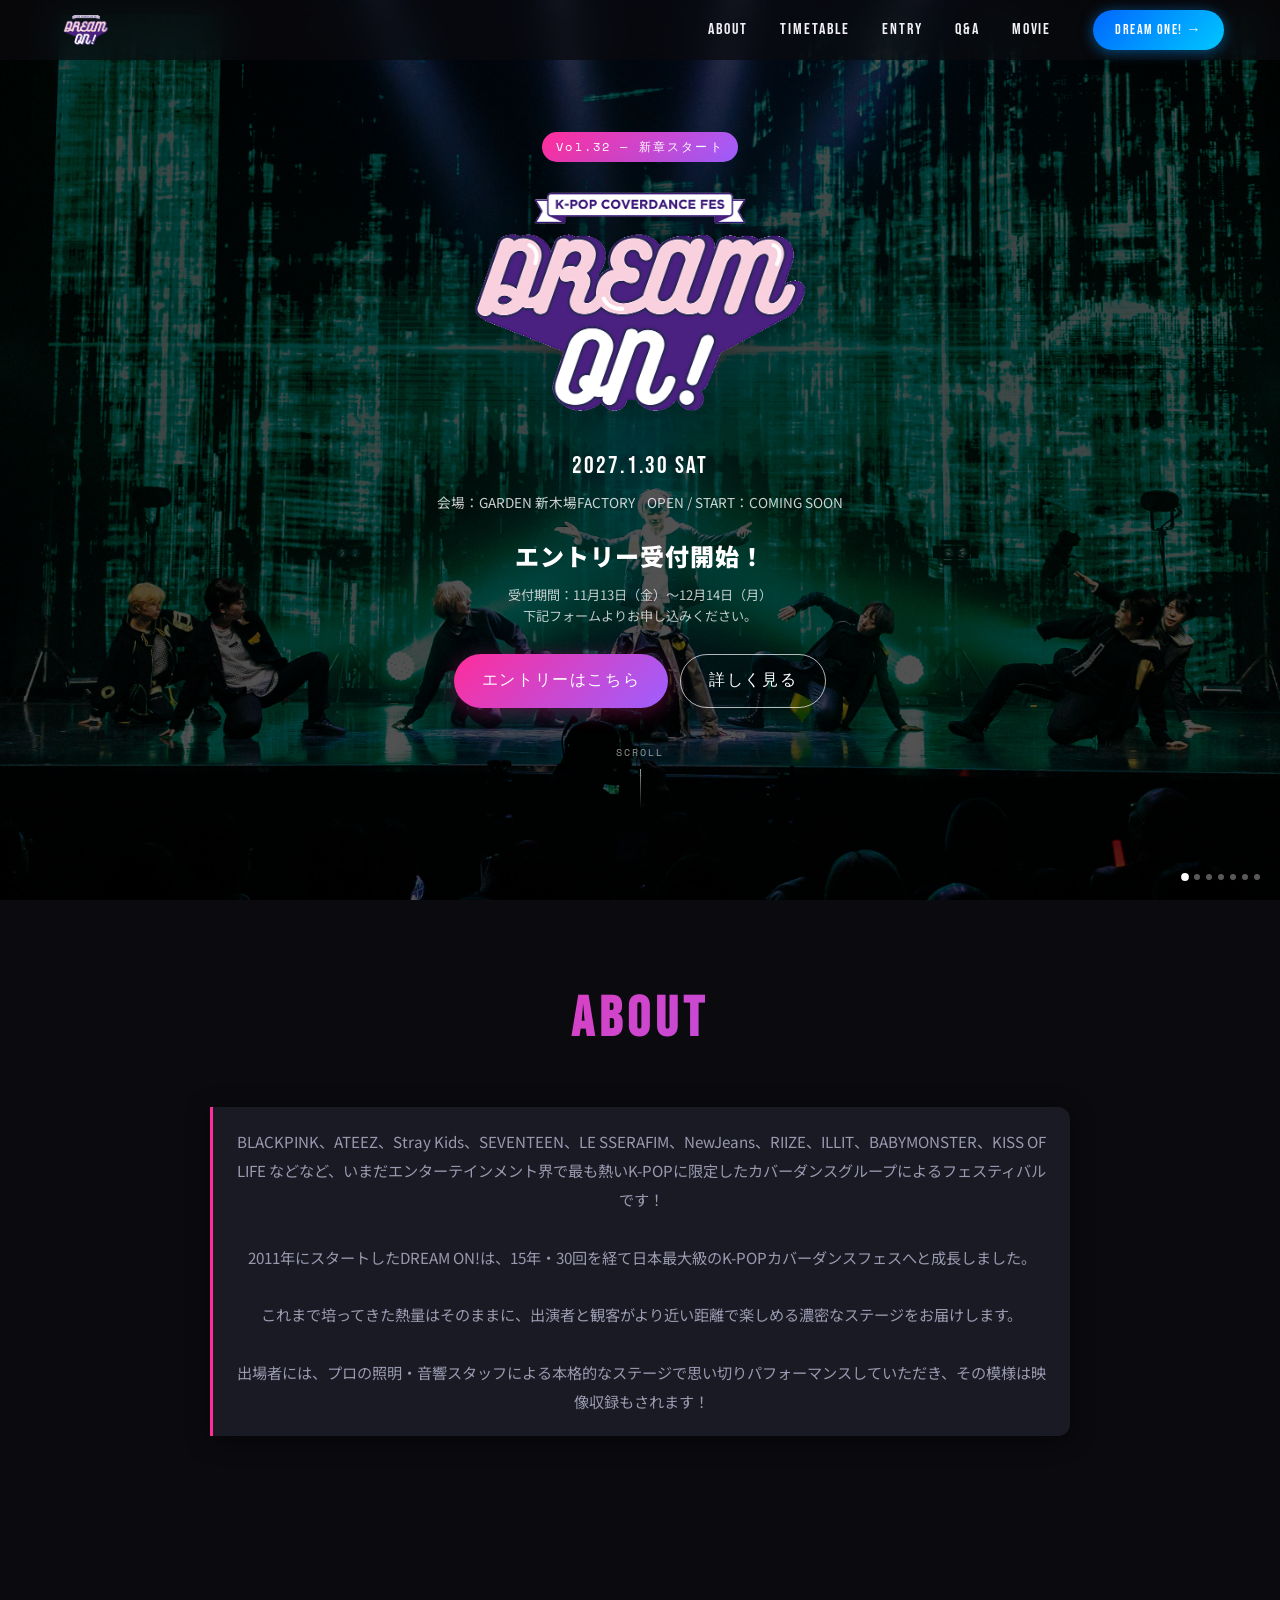
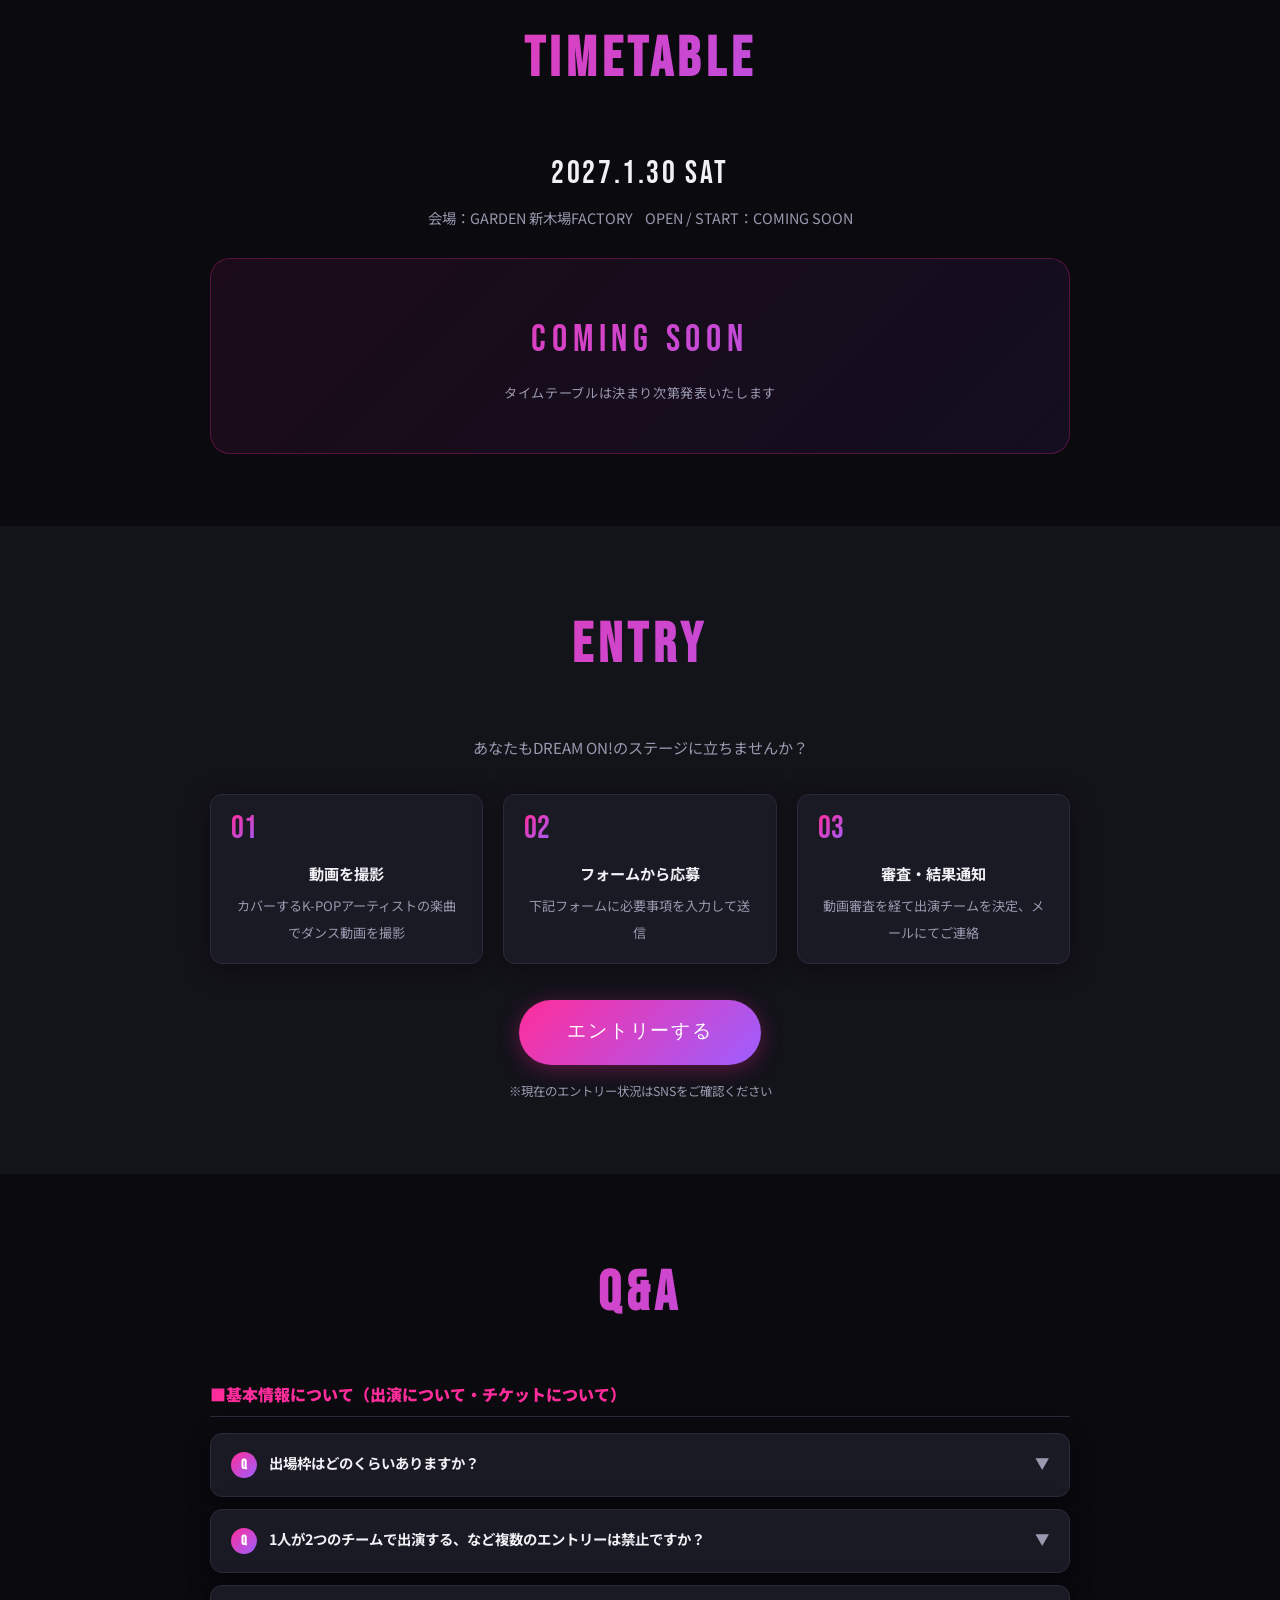
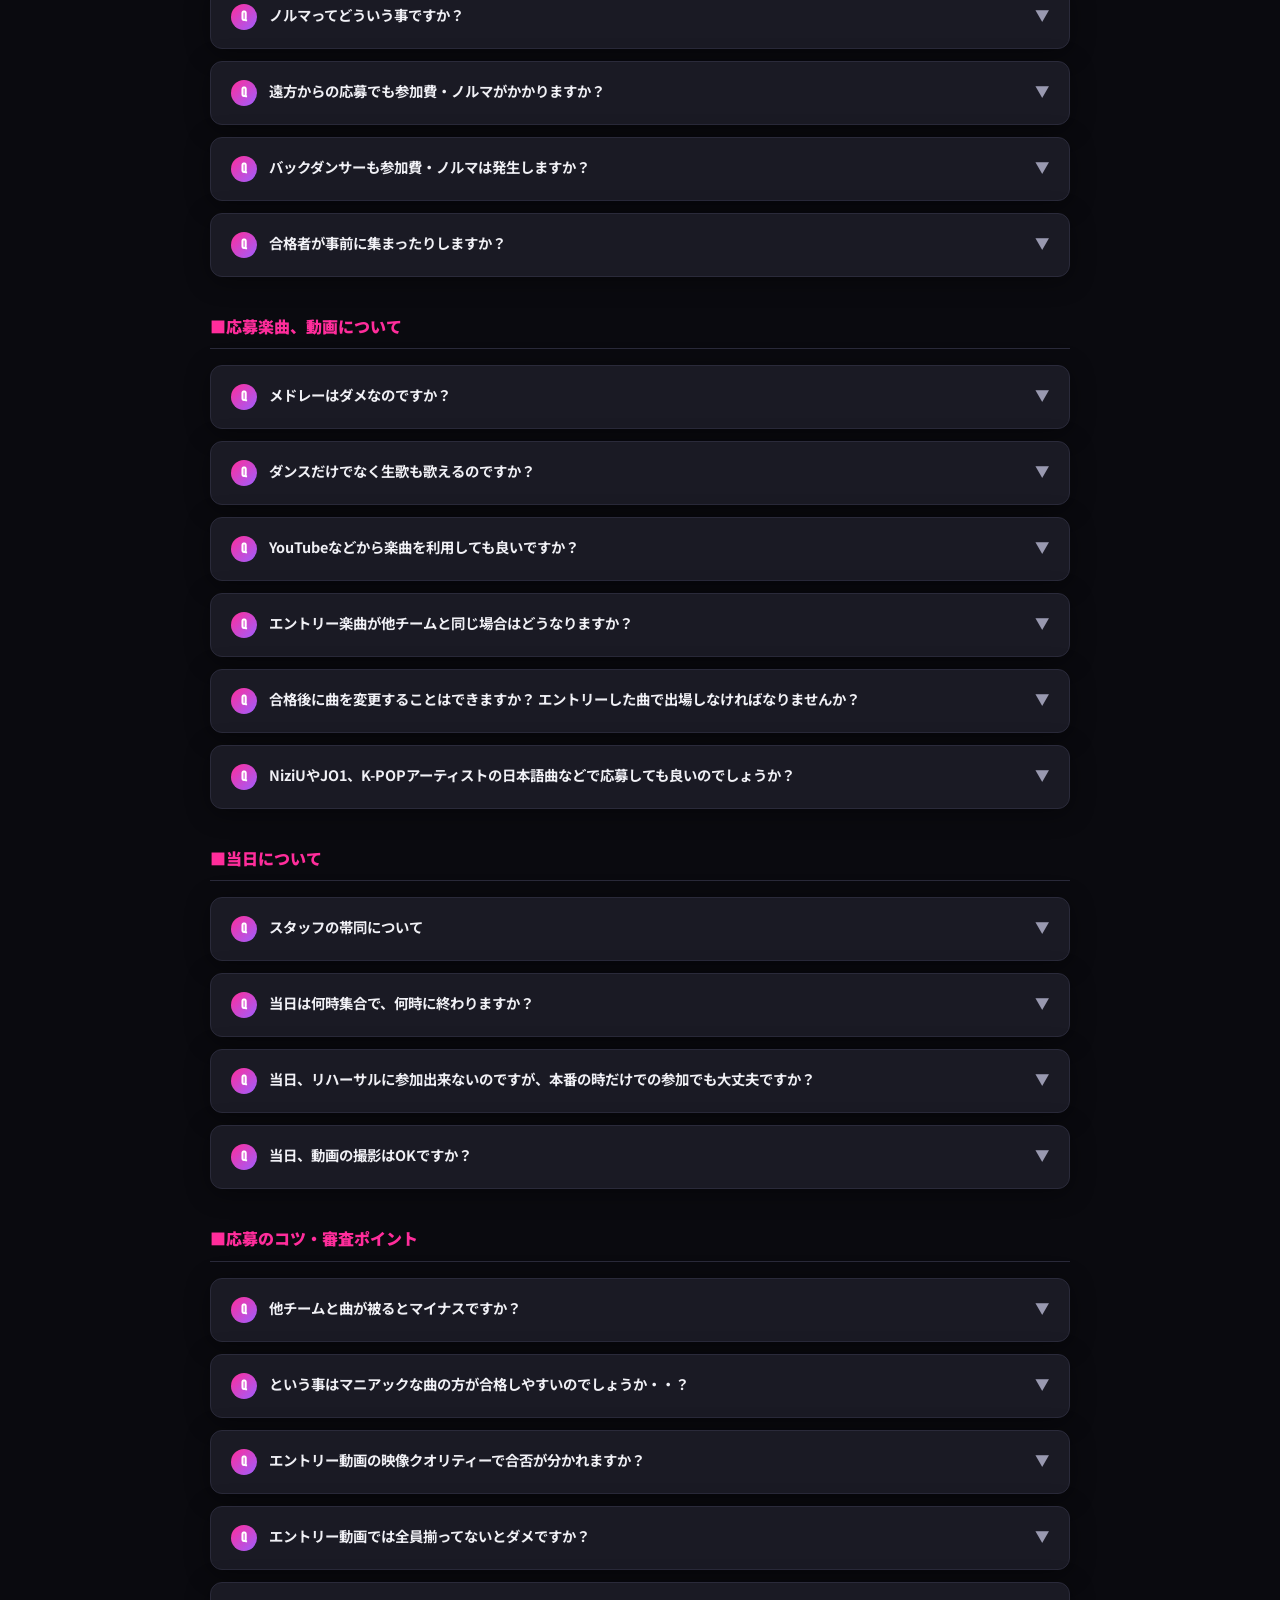
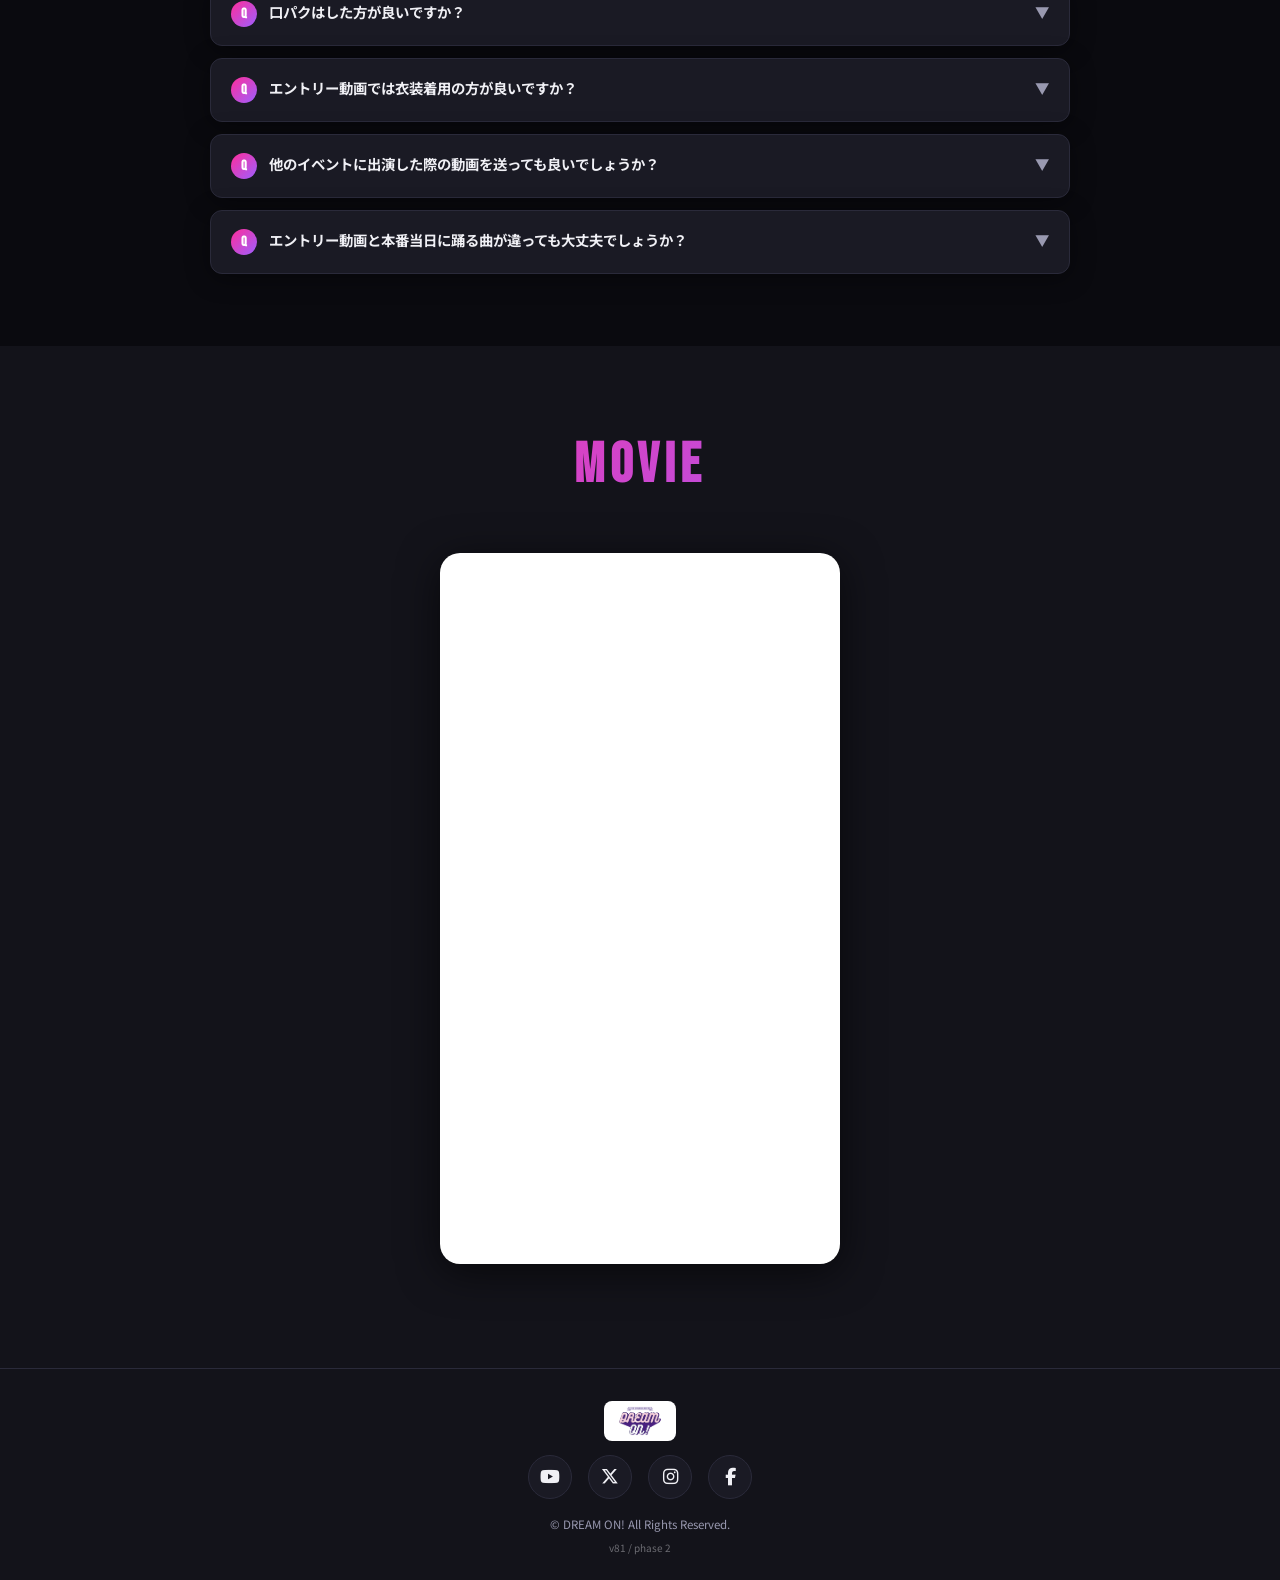
<file: index.html>
<!-- ============================================
     FILE TYPE : HTML
     SITE      : DREAM ON! (ドリオン)
     VERSION   : 81
============================================ -->
<!DOCTYPE html>
<html lang="ja">
<head>
  <meta charset="UTF-8" />
  <meta name="viewport" content="width=device-width, initial-scale=1.0" />
  <title>DREAM ON! – K-POP COVER DANCE FES</title>
  <meta name="description" content="K-POP COVER DANCE FES「DREAM ON!」は東京で開催されるK-POPカバーダンスの祭典です。" />
  <meta property="og:title" content="DREAM ON! – K-POP COVER DANCE FES" />
  <meta property="og:type" content="website" />
  <link rel="preconnect" href="https://fonts.googleapis.com" />
  <link rel="preconnect" href="https://fonts.gstatic.com" crossorigin />
  <link href="https://fonts.googleapis.com/css2?family=Bebas+Neue&family=Noto+Sans+JP:wght@400;700;900&family=Space+Mono:wght@400;700&display=swap" rel="stylesheet" />
  <link rel="stylesheet" href="https://cdnjs.cloudflare.com/ajax/libs/font-awesome/6.5.0/css/all.min.css" />
  <link rel="stylesheet" href="style.css?v=77" />
</head>
<body>
  <!-- Smooth transparency at the silhouette only; never blur logo colors/text. -->
  <svg width="0" height="0" aria-hidden="true" focusable="false" style="position:absolute;pointer-events:none">
    <defs>
      <filter id="logo-edge-soften" x="-5%" y="-5%" width="110%" height="110%" color-interpolation-filters="sRGB">
        <feGaussianBlur in="SourceAlpha" stdDeviation="0.6" result="softEdge" />
        <feComposite in="SourceGraphic" in2="softEdge" operator="in" />
      </filter>
    </defs>
  </svg>

  <header class="site-header" id="site-header">
    <div class="header-inner">
      <a href="#top" class="logo">
        <img src="images/logo.png"
             onerror="this.style.display='none';this.nextElementSibling.style.display='block';"
             alt="DREAM ON!" class="logo-img" />
        <span class="logo-text" style="display:none">DREAM ON!</span>
      </a>
      <a href="dreamone/index.html" class="site-switch-btn site-switch-btn--one">DREAM ONE! →</a>
      <nav class="global-nav" id="global-nav">
        <ul id="nav-list"></ul>
      </nav>
      <button class="hamburger" id="hamburger" aria-label="メニューを開く">
        <span></span><span></span><span></span>
      </button>
    </div>
  </header>

  <section class="hero" id="top">
    <div class="hero-slider" id="hero-slider"></div>
    <div class="hero-overlay"></div>
    <div class="hero-content">
      <div class="hero-vol-badge" id="hero-vol-badge"></div>
      <div class="hero-logo-wrap">
        <img src="images/logo.png" alt="DREAM ON!" class="hero-logo-img"
             onerror="this.style.display='none';this.nextElementSibling.style.display='block';" />
        <h1 class="hero-title" style="display:none">DREAM ON!</h1>
      </div>
      <div class="hero-info" id="hero-info"></div>
      <div class="hero-phase" id="hero-phase"></div>
      <div class="hero-cta" id="hero-cta"></div>
      <div class="hero-scroll-hint">
        <span>SCROLL</span>
        <div class="scroll-line"></div>
      </div>
    </div>
    <div class="hero-dots" id="hero-dots"></div>
  </section>

  <section class="section" id="about">
    <div class="section-inner">
      <h2 class="section-title">ABOUT</h2>
      <div class="about-lead" id="about-lead"></div>
    </div>
  </section>

  <section class="section section-alt" id="teams">
    <div class="section-inner">
      <h2 class="section-title">出演チーム一覧</h2>

      <h3 class="teams-block-title">通常ブロック 出演チーム</h3>
      <div class="teams-grid" id="teams-grid"></div>
      <p class="teams-note">(a to z)</p>

      <h3 class="teams-block-title teams-block-title--u18">U-18 アカデミーブロック 出演チーム</h3>
      <div class="teams-grid" id="teams-u18-grid"></div>
      <p class="teams-note">(a to z)</p>

      <div class="u18-section reveal" id="u18-section">
        <h3 class="u18-title" id="u18-title"></h3>
        <p class="u18-body" id="u18-body"></p>
      </div>
    </div>
  </section>

  <section class="section" id="timetable">
    <div class="section-inner">
      <h2 class="section-title">TIMETABLE</h2>
      <div class="timetable-header" id="timetable-header"></div>
      <div class="timetable-list" id="timetable-list"></div>
    </div>
  </section>

  <section class="section section-alt entry-section" id="entry">
    <div class="section-inner">
      <h2 class="section-title">ENTRY</h2>
      <div class="entry-content" id="entry-content">
        <!-- JSで描画 -->
      </div>
    </div>
  </section>

  <section class="section" id="qa">
    <div class="section-inner">
      <h2 class="section-title">Q&A</h2>
      <div class="qa-categories" id="qa-categories"></div>
    </div>
  </section>

  <section class="section section-alt" id="video">
    <div class="section-inner">
      <h2 class="section-title">MOVIE</h2>
      <div class="about-video">
        <iframe id="about-video-iframe" src="" frameborder="0"
          allow="autoplay; fullscreen; picture-in-picture; clipboard-write; encrypted-media"
          allowfullscreen title="DREAM ON! ダイジェスト映像"></iframe>
      </div>
    </div>
  </section>

  <footer class="site-footer">
    <div class="footer-inner">
      <div class="footer-logo">
        <span class="footer-logo-frame">
        <img src="images/logo.png"
             onerror="this.style.display='none';this.nextElementSibling.style.display='block';"
             alt="DREAM ON!" />
        <span class="logo-text" style="display:none">DREAM ON!</span>
        </span>
      </div>
      <div class="footer-social" id="footer-social"></div>
      <p class="footer-copy">© DREAM ON! All Rights Reserved.</p>
      <p class="footer-build" id="footer-build" style="font-size:10px;opacity:0.4;margin-top:4px;"></p>
    </div>
  </footer>

  <script src="main.js?v=77"></script>
</body>
</html>
<!-- ============================================
     FILE TYPE : HTML
     SITE      : DREAM ON! (ドリオン)
     VERSION   : 81
============================================ -->
</file>
<file: style.css>
/* ============================================
   FILE TYPE : CSS
   SITE      : DREAM ON! (ドリオン)
   VERSION   : 77
============================================ */
/* =============================================
   ============================================= */

:root {
  --bg:          #0a0a0f;
  --bg-alt:      #13131a;
  --bg-card:     #1a1a24;
  --text:        #f0f0f5;
  --text-sub:    #9999b0;
  --border:      #2a2a3a;
  --accent:      #ff2d9b;
  --accent2:     #9d5fff;
  --accent-grd:  linear-gradient(135deg, #ff2d9b 0%, #9d5fff 100%);
  --hero-overlay:rgba(0,0,0,0.68);
  --header-bg:   rgba(10,10,15,0.72);
  --shadow:      0 4px 24px rgba(0,0,0,0.4);
  --shadow-md:   0 8px 40px rgba(0,0,0,0.6);
  --radius:      12px;
  --radius-lg:   20px;
  --font-en:     'Bebas Neue', sans-serif;
  --font-mono:   'Space Mono', monospace;
  --font-jp:     'Noto Sans JP', sans-serif;
}
/* ライト/ダーク問わず常にダークデザインで固定 */

*, *::before, *::after { box-sizing: border-box; margin: 0; padding: 0; }
html { scroll-behavior: smooth; font-size: 16px; -webkit-text-size-adjust: 100%; color-scheme: dark; }
body { font-family: var(--font-jp); background: var(--bg); color: var(--text); line-height: 1.7; overflow-x: hidden; transition: background 0.3s, color 0.3s; }
img { max-width: 100%; height: auto; display: block; }
a { color: inherit; text-decoration: none; }
ul { list-style: none; }


/* ---------- Header（単一バー・全デバイス共通） ---------- */
.site-header {
  position: fixed; top: 0; left: 0; right: 0; z-index: 1000;
  background: var(--header-bg);
  backdrop-filter: blur(16px); -webkit-backdrop-filter: blur(16px);
  transition: background 0.3s, box-shadow 0.3s;
}
.header-inner {
  max-width: 1200px; margin: 0 auto; padding: 0 16px;
  height: 60px; display: flex; align-items: center; gap: 10px;
}

/* ロゴ（左端・余白で他を押し出す） */
.logo { display: flex; align-items: center; flex-shrink: 0; margin-right: auto; }
.logo-img { height: 34px; width: auto; object-fit: contain; filter: url(#logo-edge-soften); }
.event-venue, .tt-venue { display: flex; flex-wrap: wrap; justify-content: center; gap: 4px 12px; }
.event-info-item { display: inline-block; white-space: nowrap; }
.logo-text { font-family: var(--font-en); font-size: 1.3rem; letter-spacing: 0.05em; background: var(--accent-grd); -webkit-background-clip: text; -webkit-text-fill-color: transparent; background-clip: text; }

/* サイト切り替えボタン（常時表示・青系） */
.site-switch-btn {
  flex-shrink: 0; display: inline-flex; align-items: center; gap: 5px;
  padding: 8px 18px; border-radius: 100px;
  font-family: var(--font-en); font-size: 0.9rem; letter-spacing: 0.1em;
  white-space: nowrap;
  background: linear-gradient(135deg, #0066ff, #00c8ff);
  color: #fff !important; -webkit-text-fill-color: #fff;
  box-shadow: 0 2px 14px rgba(0,150,255,0.5);
  transition: transform 0.2s, box-shadow 0.2s;
  animation: switchPulse 2.5s ease-in-out infinite;
}
.site-switch-btn:active { transform: scale(0.96); }
.site-switch-btn:hover { box-shadow: 0 4px 22px rgba(0,150,255,0.7); }
@keyframes switchPulse { 0%,100% { transform: scale(1); } 50% { transform: scale(1.03); } }

/* ハンバーガー（スマホのみ） */
.hamburger { flex-shrink: 0; display: flex; flex-direction: column; gap: 5px; background: none; border: none; cursor: pointer; padding: 6px; }
.hamburger span { display: block; width: 24px; height: 2px; background: var(--text); border-radius: 2px; transition: transform 0.3s, opacity 0.3s; }
.hamburger.open span:nth-child(1) { transform: translateY(7px) rotate(45deg); }
.hamburger.open span:nth-child(2) { opacity: 0; }
.hamburger.open span:nth-child(3) { transform: translateY(-7px) rotate(-45deg); }

/* ナビ（スマホ：ヘッダー下にドロップダウン） */
.global-nav {
  position: fixed; top: 60px; left: 0; right: 0;
  background: var(--header-bg);
  backdrop-filter: blur(20px); -webkit-backdrop-filter: blur(20px);
  max-height: 0; overflow: hidden;
  transition: max-height 0.4s ease, padding 0.3s;
}
.global-nav.open { max-height: 400px; padding: 12px 0; box-shadow: 0 8px 24px rgba(0,0,0,0.15); }
.global-nav ul { display: flex; flex-direction: column; align-items: center; gap: 2px; }
.global-nav ul li a { display: block; padding: 12px 40px; font-family: var(--font-en); font-size: 1.4rem; letter-spacing: 0.12em; color: var(--text); transition: color 0.2s; }
.global-nav ul li a:hover { color: var(--accent); }

/* ---------- Hero ---------- */
.hero {
  position: relative; width: 100%; min-height: 100svh;
  overflow: hidden; display: flex; flex-direction: column;
  align-items: center; justify-content: center;
  padding: 100px 24px 80px; box-sizing: border-box;
}
.hero-slider { position: absolute; inset: 0; }
.hero-slide { position: absolute; inset: 0; background-size: cover; background-position: center center; background-repeat: no-repeat; opacity: 0; transition: opacity 1s ease; }
.hero-slide.active { opacity: 1; }
.hero-slide.fallback-0 { background-image: linear-gradient(135deg, #1a0030, #3d0068, #6b0099); }
.hero-slide.fallback-1 { background-image: linear-gradient(135deg, #00204a, #004080, #0070cc); }
.hero-slide.fallback-2 { background-image: linear-gradient(135deg, #2d0038, #7a0080, #cc00cc); }
.hero-slide.fallback-3 { background-image: linear-gradient(135deg, #1a1a00, #4a4a00, #999900); }
.hero-slide.fallback-4 { background-image: linear-gradient(135deg, #001a2d, #003d5c, #0080bb); }
.hero-overlay { position: absolute; inset: 0; background: var(--hero-overlay); z-index: 1; }
.hero-content { position: relative; z-index: 2; text-align: center; padding: 0; color: #fff; max-width: 600px; }
.hero-logo-wrap { margin-bottom: 8px; animation: fadeInUp 0.8s 0.4s both; }
.hero-logo-img { max-width: min(440px, 85vw); width: 100%; margin: 0 auto; filter: url(#logo-edge-soften) drop-shadow(0 4px 24px rgba(0,0,0,0.45)); }
.hero-vol-badge { display: inline-block; font-family: var(--font-mono); font-size: 0.75rem; letter-spacing: 0.18em; background: var(--accent-grd); padding: 5px 14px; border-radius: 100px; margin-bottom: 16px; animation: fadeInUp 0.8s 0.2s both; }
.hero-title { font-family: var(--font-en); font-size: clamp(4rem, 20vw, 8rem); line-height: 1; letter-spacing: 0.04em; color: #fff; text-shadow: 0 2px 40px rgba(0,0,0,0.5); animation: fadeInUp 0.8s 0.4s both; }
.hero-sub { font-family: var(--font-mono); font-size: clamp(0.65rem, 3vw, 0.85rem); letter-spacing: 0.22em; color: rgba(255,255,255,0.85); margin-top: 8px; animation: fadeInUp 0.8s 0.55s both; }
.hero-info { margin-top: 20px; animation: fadeInUp 0.8s 0.7s both; }
.hero-info .event-date { font-family: var(--font-en); font-size: clamp(1.1rem, 4vw, 1.5rem); letter-spacing: 0.08em; }
.hero-info .event-venue { font-size: 0.85rem; color: rgba(255,255,255,0.8); margin-top: 4px; }
.hero-cta { display: flex; gap: 12px; justify-content: center; flex-wrap: wrap; margin-top: 28px; animation: fadeInUp 0.8s 0.85s both; }

/* ---------- Phase（エントリー状態） ---------- */
.hero-phase { margin-top: 22px; animation: fadeInUp 0.8s 0.8s both; }
.phase-headline { font-size: clamp(1.1rem, 4.5vw, 1.5rem); font-weight: 900; letter-spacing: 0.04em; margin-bottom: 8px; }
.phase-headline.phase-open { color: #ff6ec7; text-shadow: 0 0 18px rgba(255,45,155,0.5); }
.phase-headline.phase-before { color: #ffffff; }
.phase-headline.phase-closed { color: #c0c0d0; }
.phase-headline.phase-announced { color: #ffd84d; text-shadow: 0 0 18px rgba(255,200,40,0.5); }
.phase-note { font-size: 0.82rem; color: rgba(255,255,255,0.75); line-height: 1.6; white-space: pre-line; }
.phase-note--entry-opening { display: inline-block; max-width: 100%; padding: 10px 14px; border: 1px solid rgba(255,255,255,0.25); border-radius: 10px; background: rgba(0,0,0,0.45); font-size: clamp(0.95rem, 3.8vw, 1.1rem); font-weight: 700; color: #fff; line-height: 1.8; text-shadow: 0 1px 3px rgba(0,0,0,0.8); }
.phase-cd-label { font-family: var(--font-mono); font-size: 0.7rem; letter-spacing: 0.15em; color: rgba(255,255,255,0.6); margin-bottom: 6px; margin-top: 10px; }
.phase-event-date { font-size: 0.9rem; color: rgba(255,255,255,0.85); margin: 8px 0 4px; letter-spacing: 0.05em; }
.cd-box-large .cd-num { font-size: clamp(3rem, 15vw, 5rem); }
.cd-box-large { min-width: 120px; padding: 20px 16px; }

/* カウントダウン */
.phase-countdown { display: flex; gap: 10px; justify-content: center; margin: 14px 0; }
.cd-box { display: flex; flex-direction: column; align-items: center; min-width: 58px; padding: 10px 6px; background: rgba(255,255,255,0.08); border: 1px solid rgba(255,255,255,0.18); border-radius: 12px; backdrop-filter: blur(6px); }
.cd-num { font-family: var(--font-en); font-size: clamp(1.6rem, 7vw, 2.4rem); line-height: 1; color: #fff; }
.cd-unit { font-family: var(--font-mono); font-size: 0.55rem; letter-spacing: 0.15em; color: rgba(255,255,255,0.6); margin-top: 4px; }
.cd-open { font-weight: 900; font-size: 1.1rem; color: #ff6ec7; }

/* 無効ボタン */
.btn-disabled { display: inline-flex; align-items: center; justify-content: center; padding: 12px 28px; border-radius: 100px; font-family: var(--font-jp); font-weight: 700; font-size: 0.85rem; letter-spacing: 0.04em; background: rgba(255,255,255,0.12); color: rgba(255,255,255,0.55); border: 1px solid rgba(255,255,255,0.2); cursor: default; white-space: nowrap; }
.hero-scroll-hint { position: relative; margin-top: 36px; z-index: 2; display: flex; flex-direction: column; align-items: center; gap: 8px; color: rgba(255,255,255,0.6); font-family: var(--font-mono); font-size: 0.65rem; letter-spacing: 0.2em; animation: fadeIn 1s 1.2s both; }
.scroll-line { width: 1px; height: 40px; background: linear-gradient(to bottom, rgba(255,255,255,0.6), transparent); animation: scrollPulse 1.8s ease-in-out infinite; }
.hero-dots { position: absolute; bottom: 20px; right: 20px; z-index: 3; display: flex; gap: 6px; }
.hero-dot { width: 6px; height: 6px; border-radius: 50%; background: rgba(255,255,255,0.35); border: none; cursor: pointer; padding: 0; transition: background 0.3s, transform 0.3s; }
.hero-dot.active { background: #fff; transform: scale(1.3); }

/* ---------- Buttons ---------- */
.btn { display: inline-flex; align-items: center; justify-content: center; padding: 12px 28px; border-radius: 100px; font-family: var(--font-en); font-size: 1rem; letter-spacing: 0.1em; cursor: pointer; transition: transform 0.2s, box-shadow 0.2s; white-space: nowrap; }
.btn:active { transform: scale(0.97); }
.btn-primary { background: var(--accent-grd); color: #fff; box-shadow: 0 4px 20px rgba(233,30,140,0.35); }
.btn-primary:hover { box-shadow: 0 6px 28px rgba(233,30,140,0.55); }
.btn-outline { background: transparent; color: #fff; border: 1.5px solid rgba(255,255,255,0.7); }
.btn-outline:hover { background: rgba(255,255,255,0.1); }
.btn-large { padding: 16px 48px; font-size: 1.2rem; }

/* ---------- Sections ---------- */
.section { padding: 72px 0; background: var(--bg); }
.section-alt { background: var(--bg-alt); }
.section-inner { max-width: 900px; margin: 0 auto; padding: 0 20px; }
.section-title { font-family: var(--font-en); font-size: clamp(2.2rem, 8vw, 3.5rem); letter-spacing: 0.1em; text-align: center; margin-bottom: 40px; background: var(--accent-grd); -webkit-background-clip: text; -webkit-text-fill-color: transparent; background-clip: text; }

/* ---------- About ---------- */
.about-lead { font-size: 0.95rem; line-height: 1.9; color: var(--text-sub); text-align: center; margin-bottom: 32px; padding: 20px; border-left: 3px solid var(--accent); background: var(--bg-card); border-radius: 0 var(--radius) var(--radius) 0; box-shadow: var(--shadow); }
.about-video { position: relative; width: 100%; max-width: 400px; aspect-ratio: 9 / 16; margin: 0 auto 32px; background: #000; border-radius: var(--radius-lg); overflow: hidden; box-shadow: var(--shadow-md); }
.about-video iframe { position: absolute; inset: 0; width: 100%; height: 100%; border: none; }
.about-body { font-size: 0.9rem; line-height: 2; color: var(--text-sub); white-space: pre-line; margin-bottom: 40px; }
.features-grid { display: grid; grid-template-columns: 1fr 1fr; gap: 16px; }
.feature-card { background: var(--bg-card); border: 1px solid var(--border); border-radius: var(--radius); padding: 20px 16px; box-shadow: var(--shadow); transition: transform 0.2s, box-shadow 0.2s; }
.feature-card:hover { transform: translateY(-3px); box-shadow: var(--shadow-md); }
.feature-icon { font-size: 1.8rem; margin-bottom: 8px; }
.feature-title { font-size: 0.85rem; font-weight: 700; margin-bottom: 4px; }
.feature-desc { font-size: 0.78rem; color: var(--text-sub); line-height: 1.6; }

/* ---------- Timetable ---------- */
.timetable-header { text-align: center; margin-bottom: 28px; }
.timetable-header .tt-date { font-family: var(--font-en); font-size: clamp(1.4rem, 5vw, 2rem); letter-spacing: 0.08em; }
.timetable-header .tt-venue { font-size: 0.9rem; color: var(--text-sub); margin-top: 4px; }
.timetable-list { display: flex; flex-direction: column; gap: 2px; }
.tt-row { display: flex; align-items: center; border-radius: var(--radius); overflow: hidden; background: var(--bg-card); border: 1px solid var(--border); transition: transform 0.15s; }
.tt-row:hover { transform: translateX(4px); }
.tt-time { flex-shrink: 0; width: 80px; background: var(--accent-grd); color: #fff; text-align: center; padding: 14px 8px; font-family: var(--font-mono); font-size: 0.82rem; font-weight: 700; }
.tt-act { flex: 1; padding: 14px 16px; font-size: 0.9rem; font-weight: 500; }
.tt-row.dj .tt-time { background: linear-gradient(135deg, #7c3aed, #a855f7); }
.tt-row.dj .tt-act { color: var(--text-sub); font-style: italic; }

/* ---------- Teams ---------- */
.teams-block-title { font-size: 1rem; font-weight: 900; text-align: center; margin: 28px 0 14px; color: var(--text); }
.teams-block-title:first-of-type { margin-top: 0; }
.teams-block-title--u18 { color: var(--accent); }
.teams-grid { display: grid; grid-template-columns: repeat(2, 1fr); gap: 10px; margin-bottom: 12px; justify-items: center; }
.teams-grid:has(.team-card:only-child) { grid-template-columns: 1fr; max-width: 320px; margin-left: auto; margin-right: auto; }
.team-card { background: var(--bg-card); border: 1px solid var(--border); border-radius: var(--radius); padding: 12px 14px; font-size: 0.82rem; font-weight: 700; text-align: center; transition: transform 0.2s, border-color 0.2s; }
.team-card:hover { transform: translateY(-2px); border-color: var(--accent); box-shadow: 0 4px 16px rgba(233,30,140,0.2); }
.teams-note { text-align: center; font-size: 0.75rem; color: var(--text-sub); margin-bottom: 8px; }

/* ---------- Coming Soon ---------- */
.coming-soon-box {
  position: relative;
  padding: 48px 24px;
  text-align: center;
  border: 1px solid rgba(233,30,140,0.3);
  border-radius: var(--radius-lg);
  background: linear-gradient(135deg, rgba(233,30,140,0.08), rgba(124,58,237,0.08));
  overflow: hidden;
}
.coming-soon-text {
  font-family: var(--font-en);
  font-size: clamp(1.6rem, 7vw, 2.4rem);
  letter-spacing: 0.15em;
  background: var(--accent-grd);
  -webkit-background-clip: text; -webkit-text-fill-color: transparent; background-clip: text;
}
.coming-soon-sub { margin-top: 10px; font-size: 0.82rem; color: var(--text-sub); letter-spacing: 0.05em; }

/* ---------- Entry ---------- */
.entry-section { text-align: center; }
.entry-lead { font-size: 0.95rem; line-height: 1.9; margin-bottom: 32px; color: var(--text-sub); }
.entry-steps { display: flex; flex-direction: column; gap: 16px; margin-bottom: 36px; text-align: left; }
.entry-step { display: flex; align-items: flex-start; gap: 16px; background: var(--bg-card); border: 1px solid var(--border); border-radius: var(--radius); padding: 18px 20px; box-shadow: var(--shadow); }
.step-num { font-family: var(--font-en); font-size: 2rem; line-height: 1; background: var(--accent-grd); -webkit-background-clip: text; -webkit-text-fill-color: transparent; background-clip: text; flex-shrink: 0; }
.step-text strong { display: block; font-size: 0.95rem; font-weight: 700; margin-bottom: 4px; }
.step-text span { font-size: 0.82rem; color: var(--text-sub); }
.entry-note { margin-top: 16px; font-size: 0.78rem; color: var(--text-sub); }

/* ENTRYフェーズ対応 */
.entry-phase-msg { text-align: center; padding: 16px 0; }
.entry-phase-closed .entry-lead { color: var(--text-sub); }
.entry-announced-img { max-width: min(600px, 100%); margin: 0 auto 28px; border-radius: var(--radius-lg); box-shadow: var(--shadow-md); }
.entry-event-cd-label { font-family: var(--font-mono); font-size: 0.75rem; letter-spacing: 0.18em; color: var(--accent); margin-bottom: 12px; }
.entry-cd-wrap { display: flex; gap: 12px; justify-content: center; margin-bottom: 8px; }
.entry-cd-box { display: flex; flex-direction: column; align-items: center; min-width: 68px; padding: 14px 8px; background: var(--bg-card); border: 1px solid var(--border); border-radius: var(--radius); box-shadow: var(--shadow); }
.entry-cd-num { font-family: var(--font-en); font-size: clamp(1.8rem, 7vw, 2.8rem); line-height: 1; color: var(--text); }
.entry-cd-unit { font-family: var(--font-mono); font-size: 0.55rem; letter-spacing: 0.15em; color: var(--text-sub); margin-top: 4px; }
.entry-cd-open { font-weight: 900; font-size: 1.2rem; color: var(--accent); margin: 12px 0; }

/* ---------- Q&A ---------- */
.qa-category { margin-bottom: 36px; }
.qa-category:last-child { margin-bottom: 0; }
.qa-category-title { font-size: 1rem; font-weight: 900; color: var(--accent); margin-bottom: 16px; padding-bottom: 8px; border-bottom: 1px solid var(--border); }
.qa-list { display: flex; flex-direction: column; gap: 12px; }
.qa-item { background: var(--bg-card); border: 1px solid var(--border); border-radius: var(--radius); overflow: hidden; box-shadow: var(--shadow); }
.qa-question { width: 100%; background: none; border: none; padding: 18px 20px; text-align: left; cursor: pointer; display: flex; align-items: flex-start; gap: 12px; font-family: var(--font-jp); font-size: 0.9rem; font-weight: 700; color: var(--text); transition: background 0.2s; }
.qa-q-icon { flex-shrink: 0; width: 26px; height: 26px; border-radius: 50%; background: var(--accent-grd); color: #fff; display: flex; align-items: center; justify-content: center; font-family: var(--font-en); font-size: 0.85rem; }
.qa-chevron { margin-left: auto; flex-shrink: 0; transition: transform 0.3s; color: var(--text-sub); }
.qa-item.open .qa-chevron { transform: rotate(180deg); }
.qa-answer { max-height: 0; overflow: hidden; transition: max-height 0.35s ease; }
.qa-item.open .qa-answer { max-height: 300px; }
.qa-answer-inner { padding: 0 20px 18px 58px; font-size: 0.88rem; line-height: 1.8; color: var(--text-sub); }

/* ---------- Footer ---------- */
.site-footer { background: var(--bg-alt); border-top: 1px solid var(--border); padding: 48px 0 32px; }
.footer-inner { max-width: 600px; margin: 0 auto; padding: 0 20px; text-align: center; }
.footer-logo { display: flex; justify-content: center; margin-bottom: 20px; }
.footer-logo-frame { display: inline-flex; background: white; padding: 4px 8px; border-radius: 8px; }
.footer-logo img { height: 32px; width: auto; object-fit: contain; filter: url(#logo-edge-soften); }
.footer-social { display: flex; justify-content: center; gap: 16px; margin-bottom: 24px; flex-wrap: wrap; }
.social-link { display: flex; align-items: center; justify-content: center; width: 44px; height: 44px; border-radius: 50%; border: 1px solid var(--border); background: var(--bg-card); font-size: 1.1rem; color: var(--text); transition: transform 0.2s, border-color 0.2s, color 0.2s; }
.social-link:hover { transform: translateY(-3px); border-color: var(--accent); color: var(--accent); }
.footer-links { display: flex; justify-content: center; gap: 20px; flex-wrap: wrap; margin-bottom: 20px; }
.footer-links a { font-size: 0.78rem; color: var(--text-sub); text-decoration: underline; text-underline-offset: 3px; }
.footer-links a:hover { color: var(--accent); }
.footer-copy { font-size: 0.72rem; color: var(--text-sub); }

/* ---------- Animations ---------- */
@keyframes fadeInUp { from { opacity: 0; transform: translateY(24px); } to { opacity: 1; transform: translateY(0); } }
@keyframes fadeIn { from { opacity: 0; } to { opacity: 1; } }
@keyframes scrollPulse { 0%, 100% { opacity: 0.6; } 50% { opacity: 1; } }
.reveal { opacity: 0; transform: translateY(28px); transition: opacity 0.6s ease, transform 0.6s ease; }
.reveal.visible { opacity: 1; transform: translateY(0); }

/* ---------- Desktop (768px+) ---------- */
@media (min-width: 768px) {
  /* PCではナビを横並び、すべて1行に収める */
  .hamburger { display: none; }
  .global-nav {
    position: static; max-height: none; padding: 0;
    background: none; backdrop-filter: none; -webkit-backdrop-filter: none;
    overflow: visible; box-shadow: none;
    flex-shrink: 0;
  }
  .global-nav ul { flex-direction: row; gap: 0; }
  .global-nav ul li a { padding: 8px 12px; font-size: 0.95rem; }
  /* 並び順：ロゴ（左）→ ナビ → 切り替えボタン（右） */
  .logo { margin-right: auto; }
  .global-nav { order: 2; margin-right: 16px; }
  .site-switch-btn { order: 3; font-size: 0.9rem; padding: 8px 22px; }
  .hero { padding-top: 120px; padding-bottom: 80px; }

  .features-grid { grid-template-columns: repeat(4, 1fr); }
  .teams-grid { grid-template-columns: repeat(3, 1fr); }
  .entry-steps { flex-direction: row; gap: 20px; }
  .entry-step { flex-direction: column; text-align: center; flex: 1; }
  .site-footer { padding: 32px 0 24px; }
  .footer-logo { margin-bottom: 14px; }
  .footer-social { margin-bottom: 16px; }
  .footer-links { margin-bottom: 12px; }
}
@media (min-width: 1024px) {
  .teams-grid { grid-template-columns: repeat(4, 1fr); }
  .global-nav ul li a { padding: 8px 16px; font-size: 1rem; }
}
/* ============================================
   FILE TYPE : CSS
   SITE      : DREAM ON! (ドリオン)
   VERSION   : 71
============================================ */

/* ---------- U-18 アカデミーブロック ---------- */
.u18-section { margin-top: 40px; padding: 28px 24px; background: linear-gradient(135deg, rgba(233,30,140,0.08), rgba(124,58,237,0.12)); border: 1px solid rgba(233,30,140,0.3); border-radius: var(--radius-lg); }
.u18-title { font-size: clamp(1rem, 4vw, 1.2rem); font-weight: 900; color: var(--accent); margin-bottom: 16px; line-height: 1.5; }
.u18-body { font-size: 0.88rem; line-height: 2; color: var(--text-sub); white-space: pre-line; }
</file>
